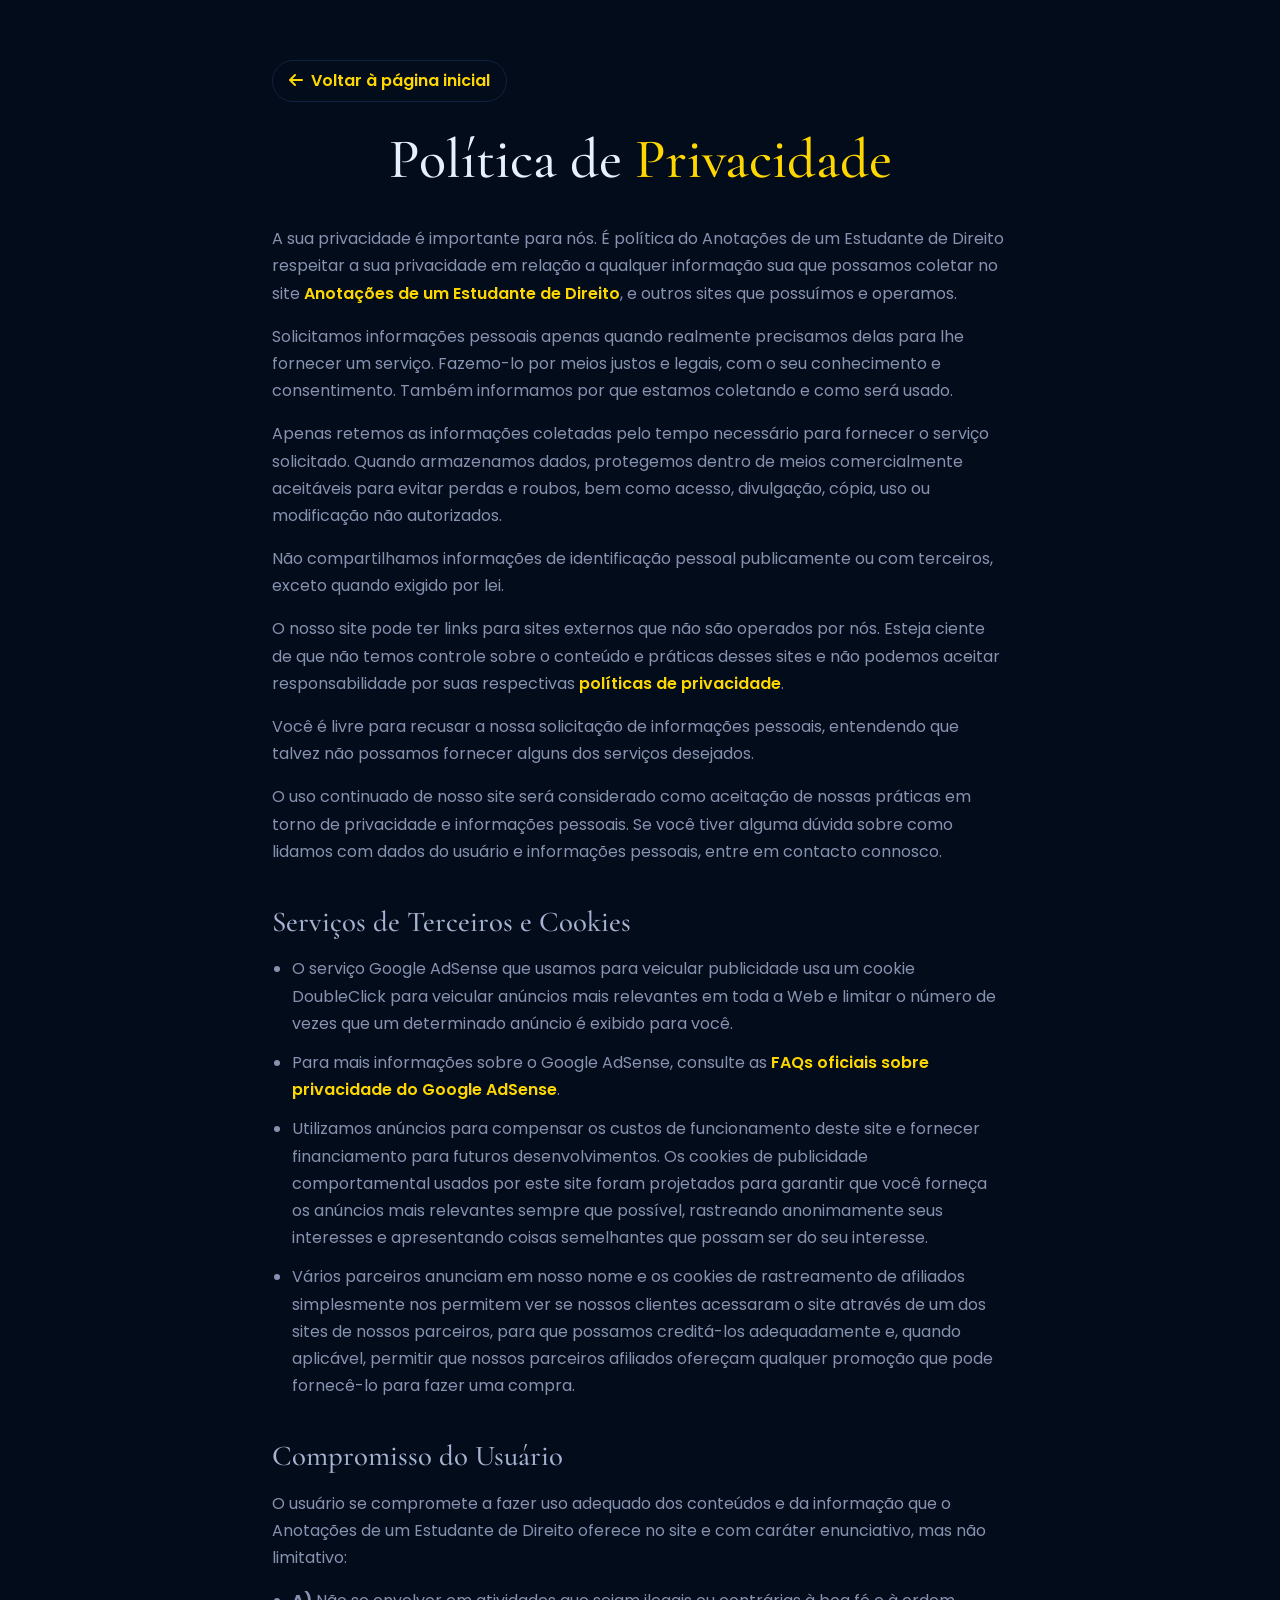
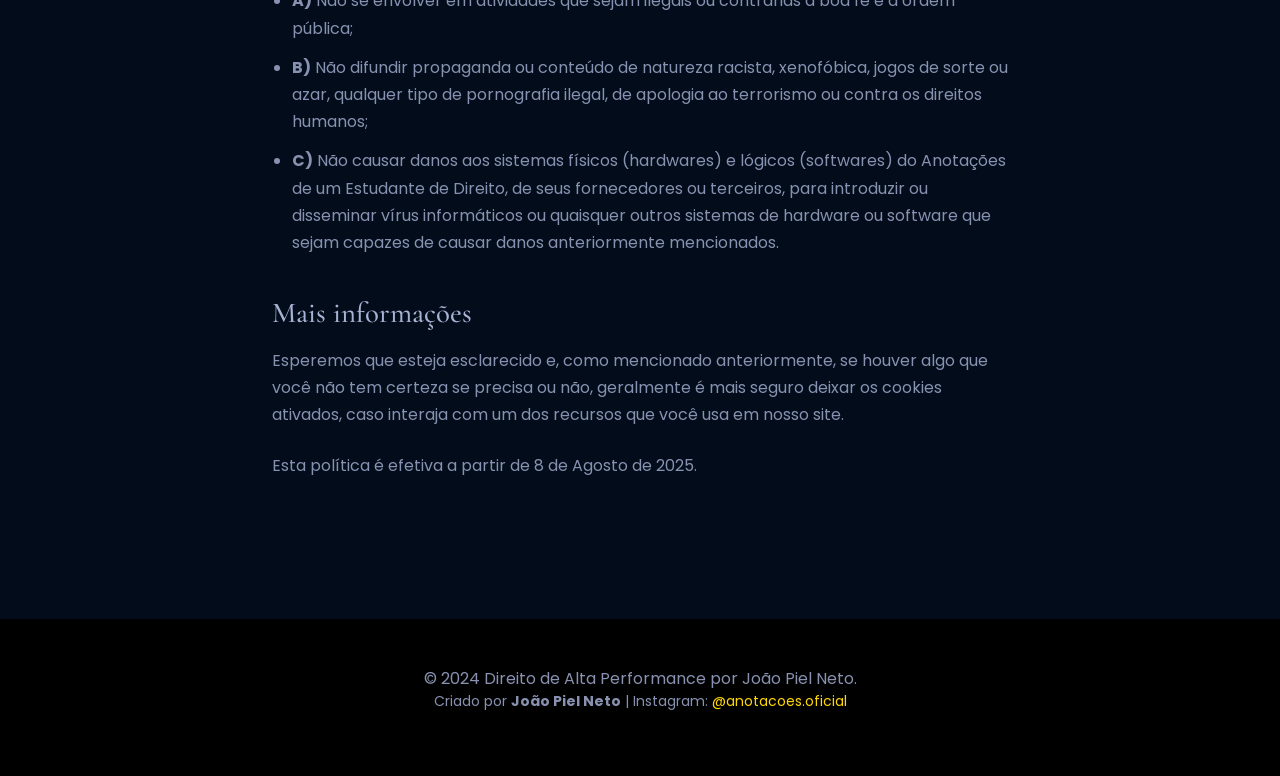
<file: politica-de-privacidade.html>
<!DOCTYPE html>
<html lang="pt-br">
<head>
    <meta charset="UTF-8">
    <meta name="viewport" content="width=device-width, initial-scale=1.0">
    <title>Política de Privacidade - Direito de Alta Performance</title>
    
    <link rel="icon" href="https://placehold.co/32x32/0a192f/ffd700?text=JP" type="image/png">
    <link href="https://cdn.jsdelivr.net/npm/bootstrap@5.3.3/dist/css/bootstrap.min.css" rel="stylesheet">
    <link rel="preconnect" href="https://fonts.googleapis.com">
    <link rel="preconnect" href="https://fonts.gstatic.com" crossorigin>
    <link href="https://fonts.googleapis.com/css2?family=Cormorant+Garamond:wght@700&family=Poppins:wght@400;600;700&display=swap" rel="stylesheet">
    <link rel="stylesheet" href="https://cdnjs.cloudflare.com/ajax/libs/font-awesome/6.5.1/css/all.min.css">

    <style>
        :root {
            --dark-navy: #020c1b;
            --navy-blue: #0a192f;
            --light-navy: #112240;
            --slate: #8892b0;
            --light-slate: #a8b2d1;
            --white: #e6f1ff;
            --gold: #FFD700;
            --font-sans: 'Poppins', sans-serif;
            --font-serif: 'Cormorant Garamond', serif;
        }

        body {
            background-color: var(--dark-navy);
            color: var(--slate);
            font-family: var(--font-sans);
        }
        
        main {
            padding: 60px 15px;
        }
        
        .section-title { 
            font-family: var(--font-serif); 
            font-size: clamp(2rem, 8vw, 3.5rem); 
            color: var(--white); 
            text-align: center;
            margin-bottom: 2rem;
        }

        .highlight { 
            color: var(--gold); 
        }

        .policy-content h3 {
            font-family: var(--font-serif);
            color: var(--light-slate);
            margin-top: 2.5rem;
            margin-bottom: 1rem;
            font-size: 1.8rem;
        }

        .policy-content p, .policy-content li {
            color: var(--slate);
            font-size: 1rem;
            line-height: 1.7;
        }

        .policy-content a {
            color: var(--gold);
            text-decoration: none;
            font-weight: 600;
        }

        .policy-content a:hover {
            text-decoration: underline;
        }

        .policy-content ul {
            padding-left: 20px;
        }

        .policy-content li {
            margin-bottom: 0.75rem;
        }

        .back-to-home a {
            color: var(--gold);
            text-decoration: none;
            font-weight: 600;
            display: inline-block;
            padding: 8px 16px;
            border: 1px solid var(--light-navy);
            border-radius: 50px;
            transition: all 0.3s ease;
        }

        .back-to-home a:hover {
            background-color: var(--light-navy);
            border-color: var(--gold);
        }

        footer { 
            padding: 3rem 0; 
            background-color: #000; 
            margin-top: 4rem;
        }

        footer a { 
            color: var(--gold); 
            text-decoration: none; 
        }
    </style>
</head>
<body>

    <main>
        <div class="container">
            <div class="row justify-content-center">
                <div class="col-lg-8">
                    <div class="back-to-home mb-4">
                        <a href="index.html"><i class="fas fa-arrow-left me-2"></i>Voltar à página inicial</a>
                    </div>

                    <h1 class="section-title">Política de <span class="highlight">Privacidade</span></h1>
                    
                    <div class="policy-content">
                        <p>A sua privacidade é importante para nós. É política do Anotações de um Estudante de Direito respeitar a sua privacidade em relação a qualquer informação sua que possamos coletar no site <a href="https://anotacoesoficial.com.br">Anotações de um Estudante de Direito</a>, e outros sites que possuímos e operamos.</p>
                        
                        <p>Solicitamos informações pessoais apenas quando realmente precisamos delas para lhe fornecer um serviço. Fazemo-lo por meios justos e legais, com o seu conhecimento e consentimento. Também informamos por que estamos coletando e como será usado.</p>
                        
                        <p>Apenas retemos as informações coletadas pelo tempo necessário para fornecer o serviço solicitado. Quando armazenamos dados, protegemos dentro de meios comercialmente aceitáveis ​​para evitar perdas e roubos, bem como acesso, divulgação, cópia, uso ou modificação não autorizados.</p>
                        
                        <p>Não compartilhamos informações de identificação pessoal publicamente ou com terceiros, exceto quando exigido por lei.</p>
                        
                        <p>O nosso site pode ter links para sites externos que não são operados por nós. Esteja ciente de que não temos controle sobre o conteúdo e práticas desses sites e não podemos aceitar responsabilidade por suas respectivas <a href="https://politicaprivacidade.com/" rel="noopener noreferrer" target="_blank">políticas de privacidade</a>.</p>
                        
                        <p>Você é livre para recusar a nossa solicitação de informações pessoais, entendendo que talvez não possamos fornecer alguns dos serviços desejados.</p>
                        
                        <p>O uso continuado de nosso site será considerado como aceitação de nossas práticas em torno de privacidade e informações pessoais. Se você tiver alguma dúvida sobre como lidamos com dados do usuário e informações pessoais, entre em contacto connosco.</p>
                        
                        <h3>Serviços de Terceiros e Cookies</h3>
                        <ul>
                            <li>O serviço Google AdSense que usamos para veicular publicidade usa um cookie DoubleClick para veicular anúncios mais relevantes em toda a Web e limitar o número de vezes que um determinado anúncio é exibido para você.</li>
                            <li>Para mais informações sobre o Google AdSense, consulte as <a href="https://support.google.com/adsense/answer/3394713" target="_blank" rel="noopener noreferrer">FAQs oficiais sobre privacidade do Google AdSense</a>.</li>
                            <li>Utilizamos anúncios para compensar os custos de funcionamento deste site e fornecer financiamento para futuros desenvolvimentos. Os cookies de publicidade comportamental usados ​​por este site foram projetados para garantir que você forneça os anúncios mais relevantes sempre que possível, rastreando anonimamente seus interesses e apresentando coisas semelhantes que possam ser do seu interesse.</li>
                            <li>Vários parceiros anunciam em nosso nome e os cookies de rastreamento de afiliados simplesmente nos permitem ver se nossos clientes acessaram o site através de um dos sites de nossos parceiros, para que possamos creditá-los adequadamente e, quando aplicável, permitir que nossos parceiros afiliados ofereçam qualquer promoção que pode fornecê-lo para fazer uma compra.</li>
                        </ul>

                        <h3>Compromisso do Usuário</h3>
                        <p>O usuário se compromete a fazer uso adequado dos conteúdos e da informação que o Anotações de um Estudante de Direito oferece no site e com caráter enunciativo, mas não limitativo:</p>
                        <ul>
                            <li><strong>A)</strong> Não se envolver em atividades que sejam ilegais ou contrárias à boa fé e à ordem pública;</li>
                            <li><strong>B)</strong> Não difundir propaganda ou conteúdo de natureza racista, xenofóbica, jogos de sorte ou azar, qualquer tipo de pornografia ilegal, de apologia ao terrorismo ou contra os direitos humanos;</li>
                            <li><strong>C)</strong> Não causar danos aos sistemas físicos (hardwares) e lógicos (softwares) do Anotações de um Estudante de Direito, de seus fornecedores ou terceiros, para introduzir ou disseminar vírus informáticos ou quaisquer outros sistemas de hardware ou software que sejam capazes de causar danos anteriormente mencionados.</li>
                        </ul>

                        <h3>Mais informações</h3>
                        <p>Esperemos que esteja esclarecido e, como mencionado anteriormente, se houver algo que você não tem certeza se precisa ou não, geralmente é mais seguro deixar os cookies ativados, caso interaja com um dos recursos que você usa em nosso site.</p>
                        
                        <p class="mt-4">Esta política é efetiva a partir de&nbsp;8 de Agosto de 2025.</p>
                    </div>

                </div>
            </div>
        </div>
    </main>

    <footer class="text-center">
        <div class="container">
            <p class="text-slate mb-0">&copy; 2024 Direito de Alta Performance por João Piel Neto.</p>
            <p class="text-slate small">Criado por <strong>João Piel Neto</strong> | Instagram: <a href="https://www.instagram.com/direitosemtoga.oficial/" target="_blank">@anotacoes.oficial</a></p>
        </div>
    </footer>

</body>
</html>
</file>
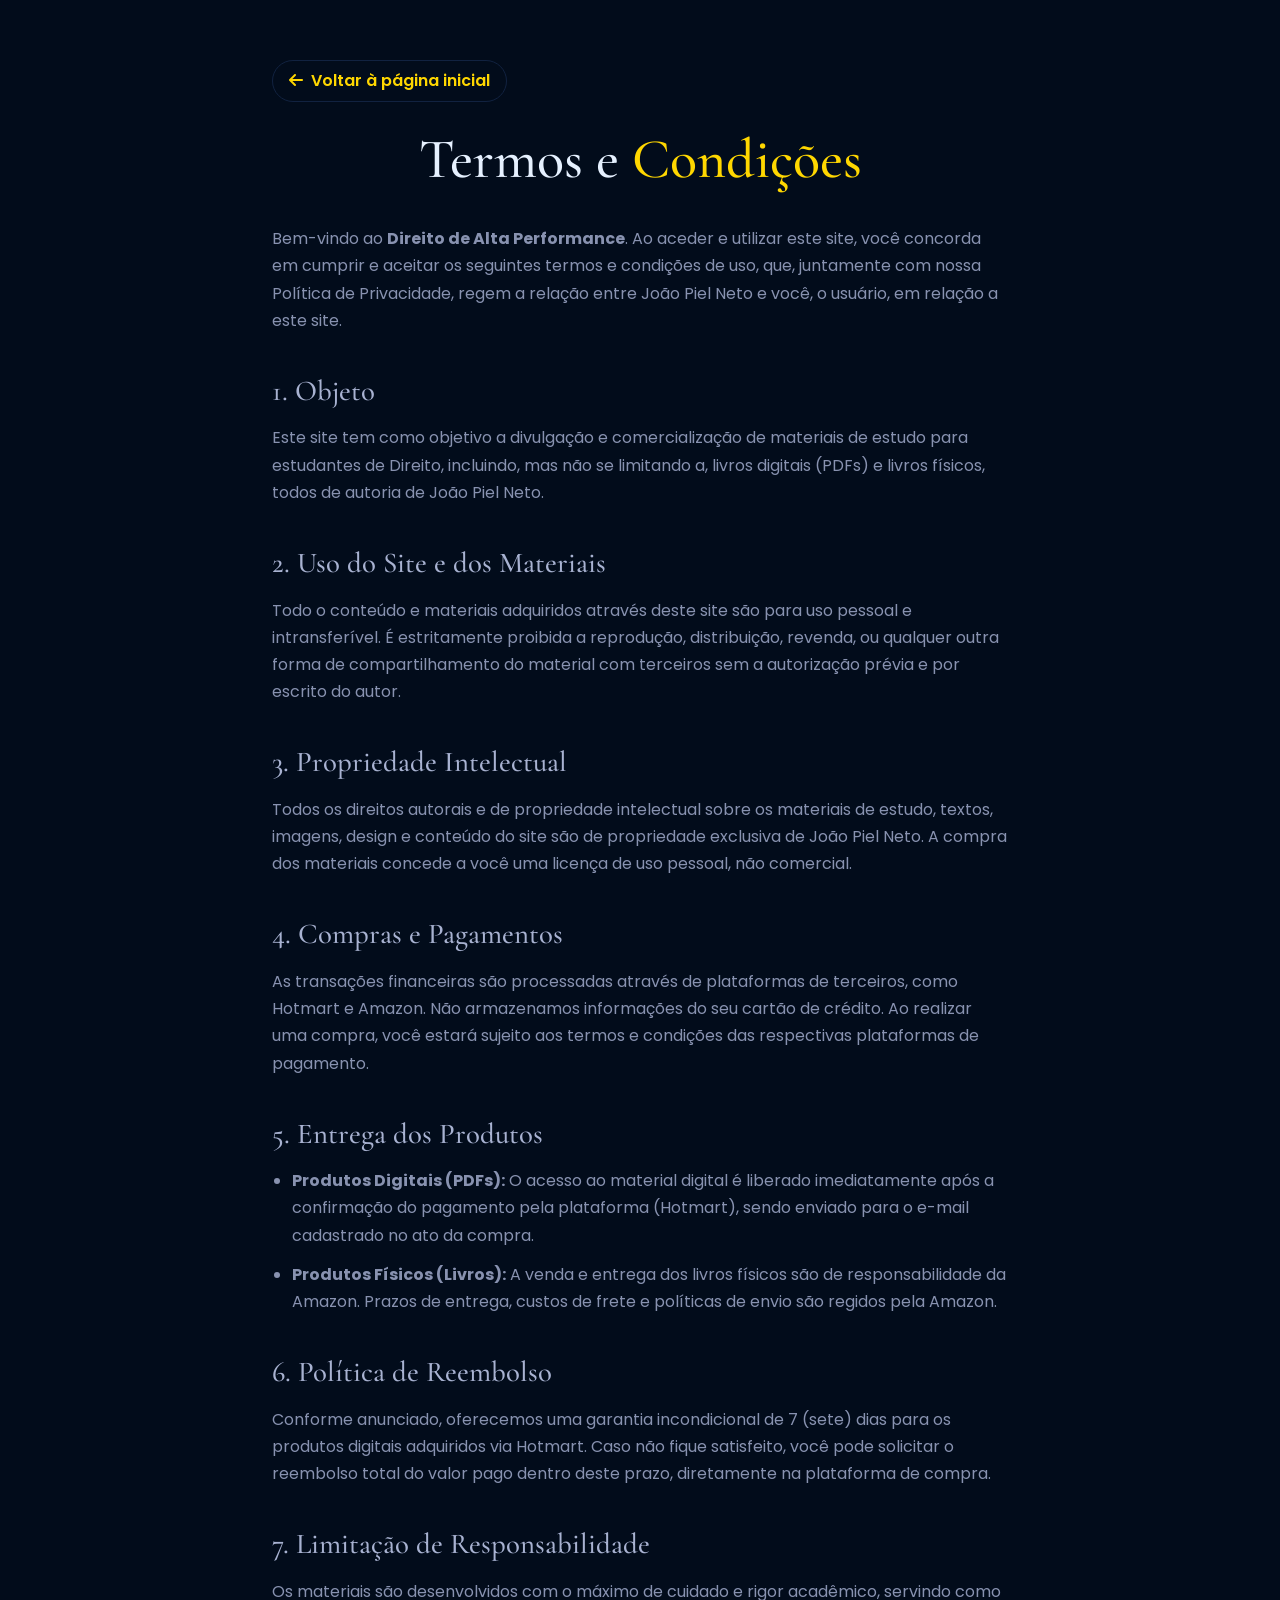
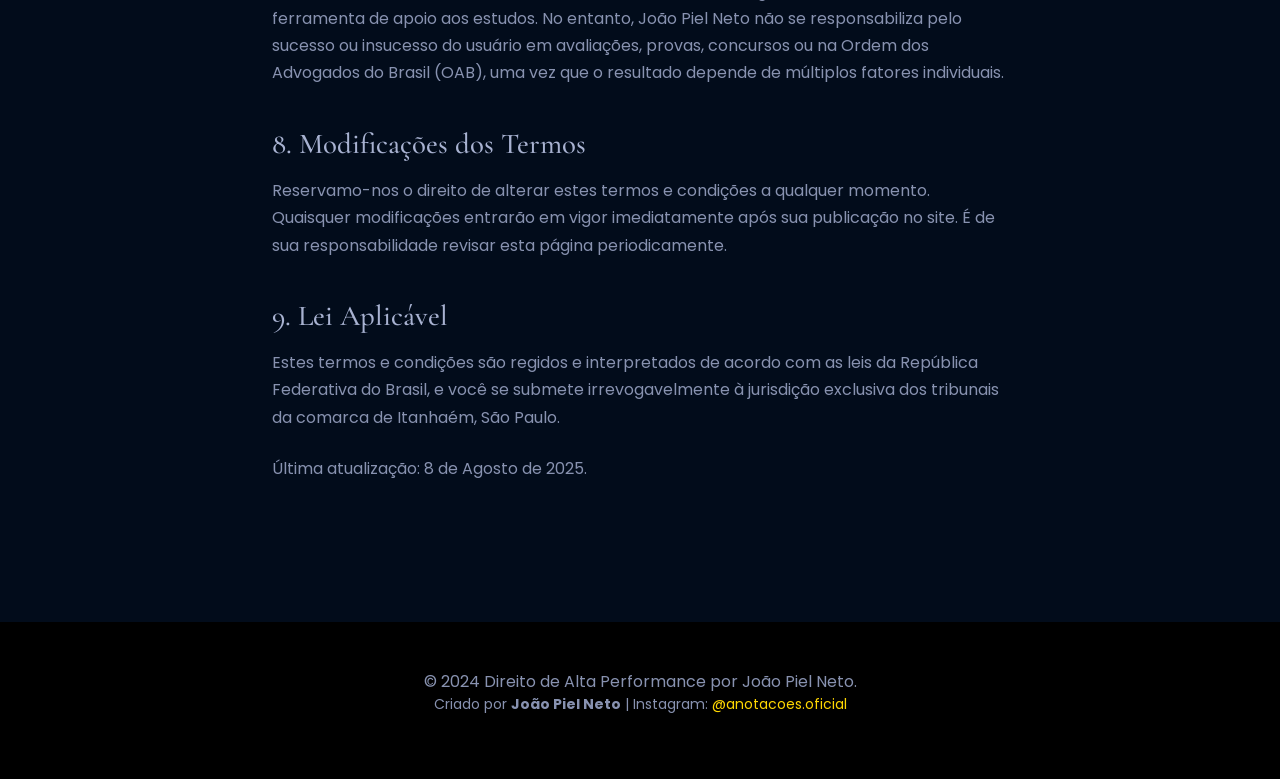
<file: termos-e-condicoes.html>
<!DOCTYPE html>
<html lang="pt-br">
<head>
    <meta charset="UTF-8">
    <meta name="viewport" content="width=device-width, initial-scale=1.0">
    <title>Termos e Condições - Direito de Alta Performance</title>
    
    <link rel="icon" href="https://placehold.co/32x32/0a192f/ffd700?text=JP" type="image/png">
    <link href="https://cdn.jsdelivr.net/npm/bootstrap@5.3.3/dist/css/bootstrap.min.css" rel="stylesheet">
    <link rel="preconnect" href="https://fonts.googleapis.com">
    <link rel="preconnect" href="https://fonts.gstatic.com" crossorigin>
    <link href="https://fonts.googleapis.com/css2?family=Cormorant+Garamond:wght@700&family=Poppins:wght@400;600;700&display=swap" rel="stylesheet">
    <link rel="stylesheet" href="https://cdnjs.cloudflare.com/ajax/libs/font-awesome/6.5.1/css/all.min.css">

    <style>
        :root {
            --dark-navy: #020c1b;
            --navy-blue: #0a192f;
            --light-navy: #112240;
            --slate: #8892b0;
            --light-slate: #a8b2d1;
            --white: #e6f1ff;
            --gold: #FFD700;
            --font-sans: 'Poppins', sans-serif;
            --font-serif: 'Cormorant Garamond', serif;
        }

        body {
            background-color: var(--dark-navy);
            color: var(--slate);
            font-family: var(--font-sans);
        }
        
        main {
            padding: 60px 15px;
        }
        
        .section-title { 
            font-family: var(--font-serif); 
            font-size: clamp(2rem, 8vw, 3.5rem); 
            color: var(--white); 
            text-align: center;
            margin-bottom: 2rem;
        }

        .highlight { 
            color: var(--gold); 
        }

        .terms-content h3 {
            font-family: var(--font-serif);
            color: var(--light-slate);
            margin-top: 2.5rem;
            margin-bottom: 1rem;
            font-size: 1.8rem;
        }

        .terms-content p, .terms-content li {
            color: var(--slate);
            font-size: 1rem;
            line-height: 1.7;
        }

        .terms-content a {
            color: var(--gold);
            text-decoration: none;
            font-weight: 600;
        }

        .terms-content a:hover {
            text-decoration: underline;
        }

        .terms-content ul {
            padding-left: 20px;
        }

        .terms-content li {
            margin-bottom: 0.75rem;
        }

        .back-to-home a {
            color: var(--gold);
            text-decoration: none;
            font-weight: 600;
            display: inline-block;
            padding: 8px 16px;
            border: 1px solid var(--light-navy);
            border-radius: 50px;
            transition: all 0.3s ease;
        }

        .back-to-home a:hover {
            background-color: var(--light-navy);
            border-color: var(--gold);
        }

        footer { 
            padding: 3rem 0; 
            background-color: #000; 
            margin-top: 4rem;
        }

        footer a { 
            color: var(--gold); 
            text-decoration: none; 
        }
    </style>
</head>
<body>

    <main>
        <div class="container">
            <div class="row justify-content-center">
                <div class="col-lg-8">
                    <div class="back-to-home mb-4">
                        <a href="index.html"><i class="fas fa-arrow-left me-2"></i>Voltar à página inicial</a>
                    </div>

                    <h1 class="section-title">Termos e <span class="highlight">Condições</span></h1>
                    
                    <div class="terms-content">
                        <p>Bem-vindo ao <strong>Direito de Alta Performance</strong>. Ao aceder e utilizar este site, você concorda em cumprir e aceitar os seguintes termos e condições de uso, que, juntamente com nossa Política de Privacidade, regem a relação entre João Piel Neto e você, o usuário, em relação a este site.</p>

                        <h3>1. Objeto</h3>
                        <p>Este site tem como objetivo a divulgação e comercialização de materiais de estudo para estudantes de Direito, incluindo, mas não se limitando a, livros digitais (PDFs) e livros físicos, todos de autoria de João Piel Neto.</p>

                        <h3>2. Uso do Site e dos Materiais</h3>
                        <p>Todo o conteúdo e materiais adquiridos através deste site são para uso pessoal e intransferível. É estritamente proibida a reprodução, distribuição, revenda, ou qualquer outra forma de compartilhamento do material com terceiros sem a autorização prévia e por escrito do autor.</p>

                        <h3>3. Propriedade Intelectual</h3>
                        <p>Todos os direitos autorais e de propriedade intelectual sobre os materiais de estudo, textos, imagens, design e conteúdo do site são de propriedade exclusiva de João Piel Neto. A compra dos materiais concede a você uma licença de uso pessoal, não comercial.</p>

                        <h3>4. Compras e Pagamentos</h3>
                        <p>As transações financeiras são processadas através de plataformas de terceiros, como Hotmart e Amazon. Não armazenamos informações do seu cartão de crédito. Ao realizar uma compra, você estará sujeito aos termos e condições das respectivas plataformas de pagamento.</p>

                        <h3>5. Entrega dos Produtos</h3>
                        <ul>
                            <li><strong>Produtos Digitais (PDFs):</strong> O acesso ao material digital é liberado imediatamente após a confirmação do pagamento pela plataforma (Hotmart), sendo enviado para o e-mail cadastrado no ato da compra.</li>
                            <li><strong>Produtos Físicos (Livros):</strong> A venda e entrega dos livros físicos são de responsabilidade da Amazon. Prazos de entrega, custos de frete e políticas de envio são regidos pela Amazon.</li>
                        </ul>

                        <h3>6. Política de Reembolso</h3>
                        <p>Conforme anunciado, oferecemos uma garantia incondicional de 7 (sete) dias para os produtos digitais adquiridos via Hotmart. Caso não fique satisfeito, você pode solicitar o reembolso total do valor pago dentro deste prazo, diretamente na plataforma de compra.</p>

                        <h3>7. Limitação de Responsabilidade</h3>
                        <p>Os materiais são desenvolvidos com o máximo de cuidado e rigor acadêmico, servindo como ferramenta de apoio aos estudos. No entanto, João Piel Neto não se responsabiliza pelo sucesso ou insucesso do usuário em avaliações, provas, concursos ou na Ordem dos Advogados do Brasil (OAB), uma vez que o resultado depende de múltiplos fatores individuais.</p>

                        <h3>8. Modificações dos Termos</h3>
                        <p>Reservamo-nos o direito de alterar estes termos e condições a qualquer momento. Quaisquer modificações entrarão em vigor imediatamente após sua publicação no site. É de sua responsabilidade revisar esta página periodicamente.</p>

                        <h3>9. Lei Aplicável</h3>
                        <p>Estes termos e condições são regidos e interpretados de acordo com as leis da República Federativa do Brasil, e você se submete irrevogavelmente à jurisdição exclusiva dos tribunais da comarca de Itanhaém, São Paulo.</p>

                        <p class="mt-4">Última atualização: 8 de Agosto de 2025.</p>
                    </div>

                </div>
            </div>
        </div>
    </main>

    <footer class="text-center">
        <div class="container">
            <p class="text-slate mb-0">&copy; 2024 Direito de Alta Performance por João Piel Neto.</p>
            <p class="text-slate small">Criado por <strong>João Piel Neto</strong> | Instagram: <a href="https://www.instagram.com/direitosemtoga.oficial/" target="_blank">@anotacoes.oficial</a></p>
        </div>
    </footer>

</body>
</html>
</file>
